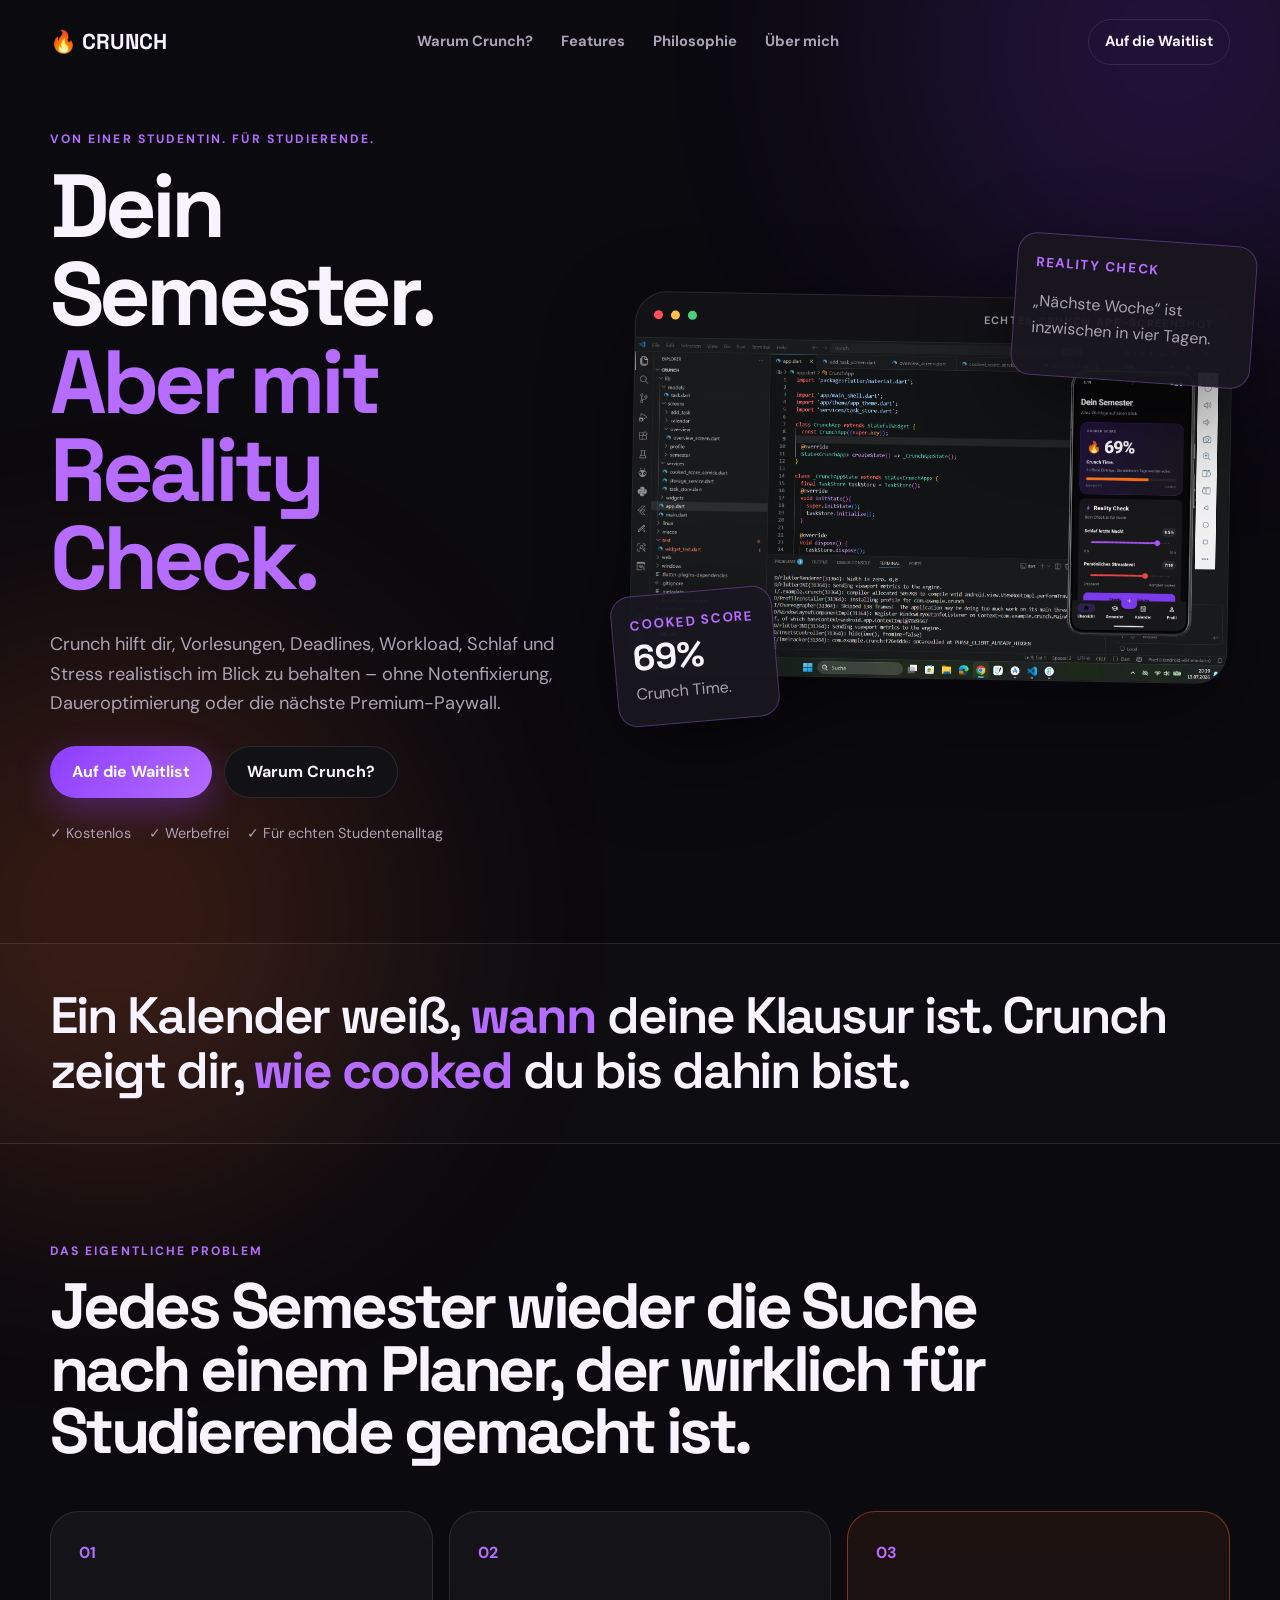
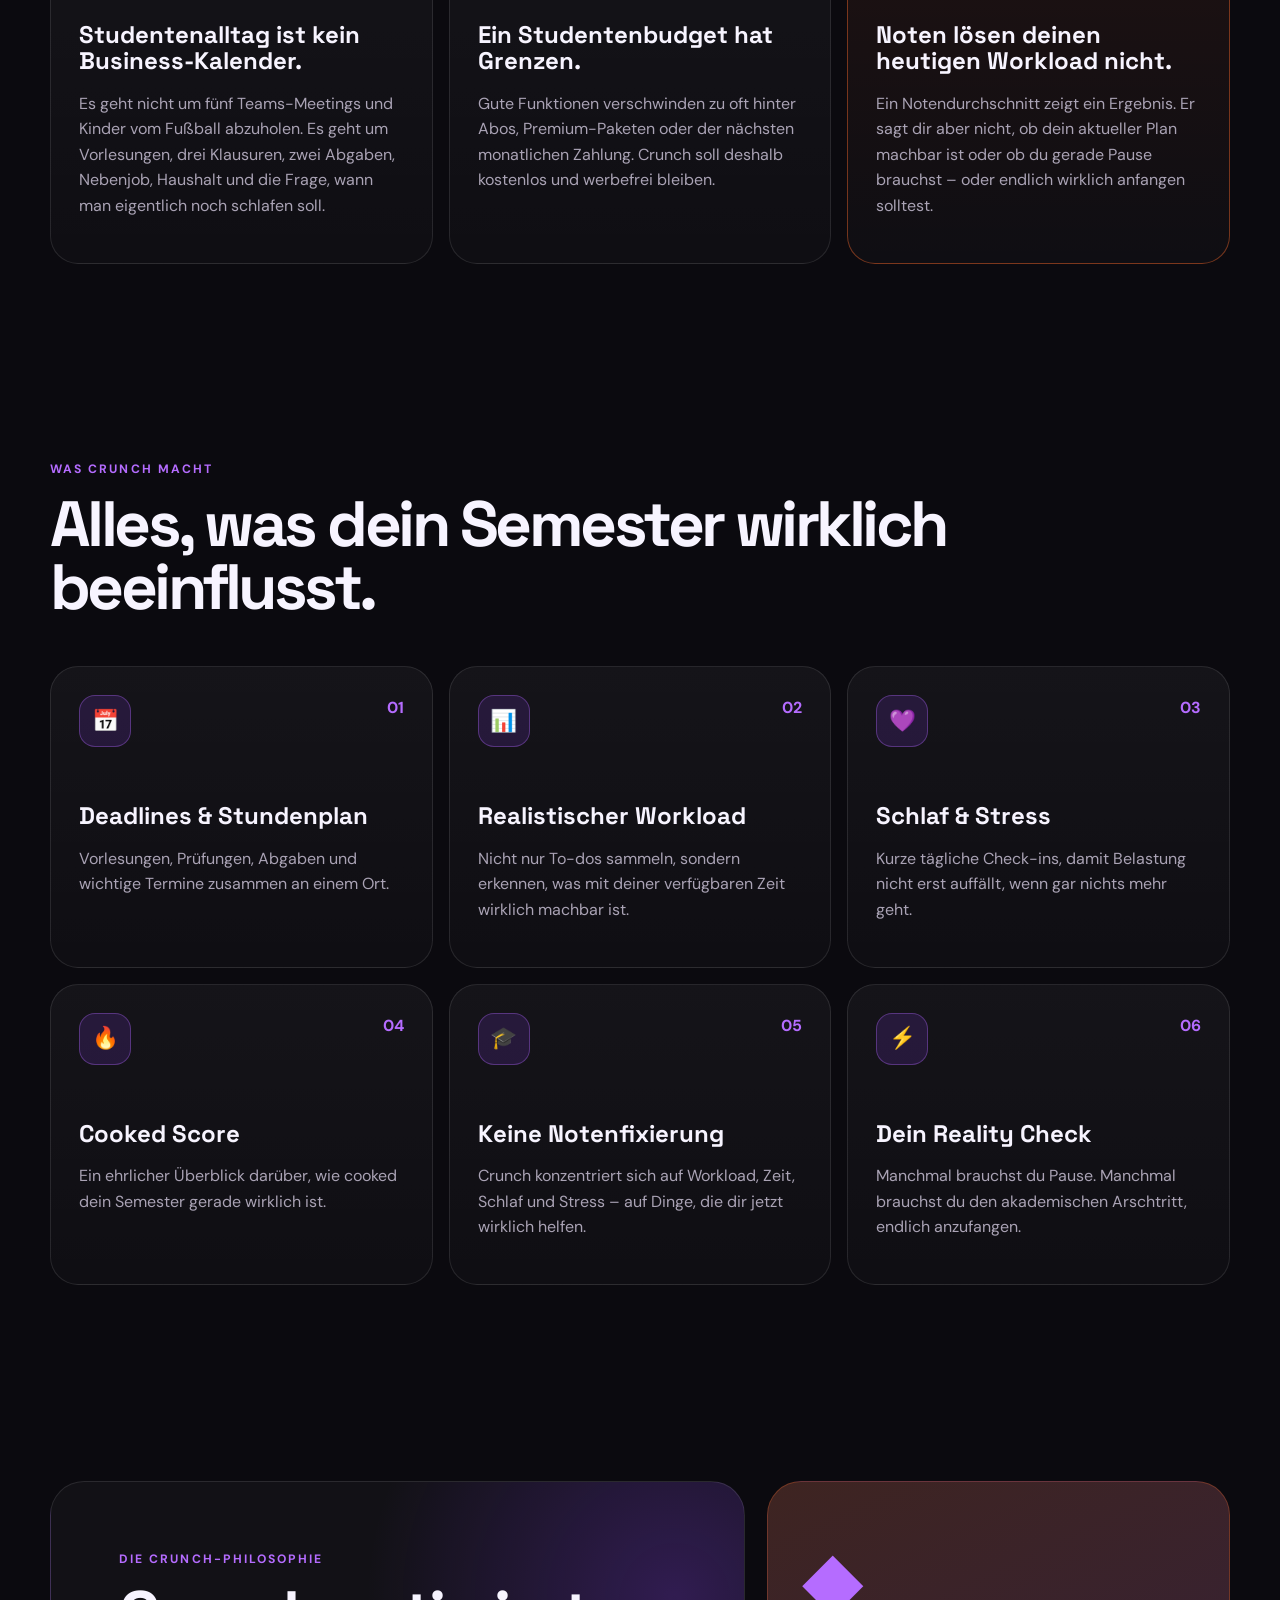
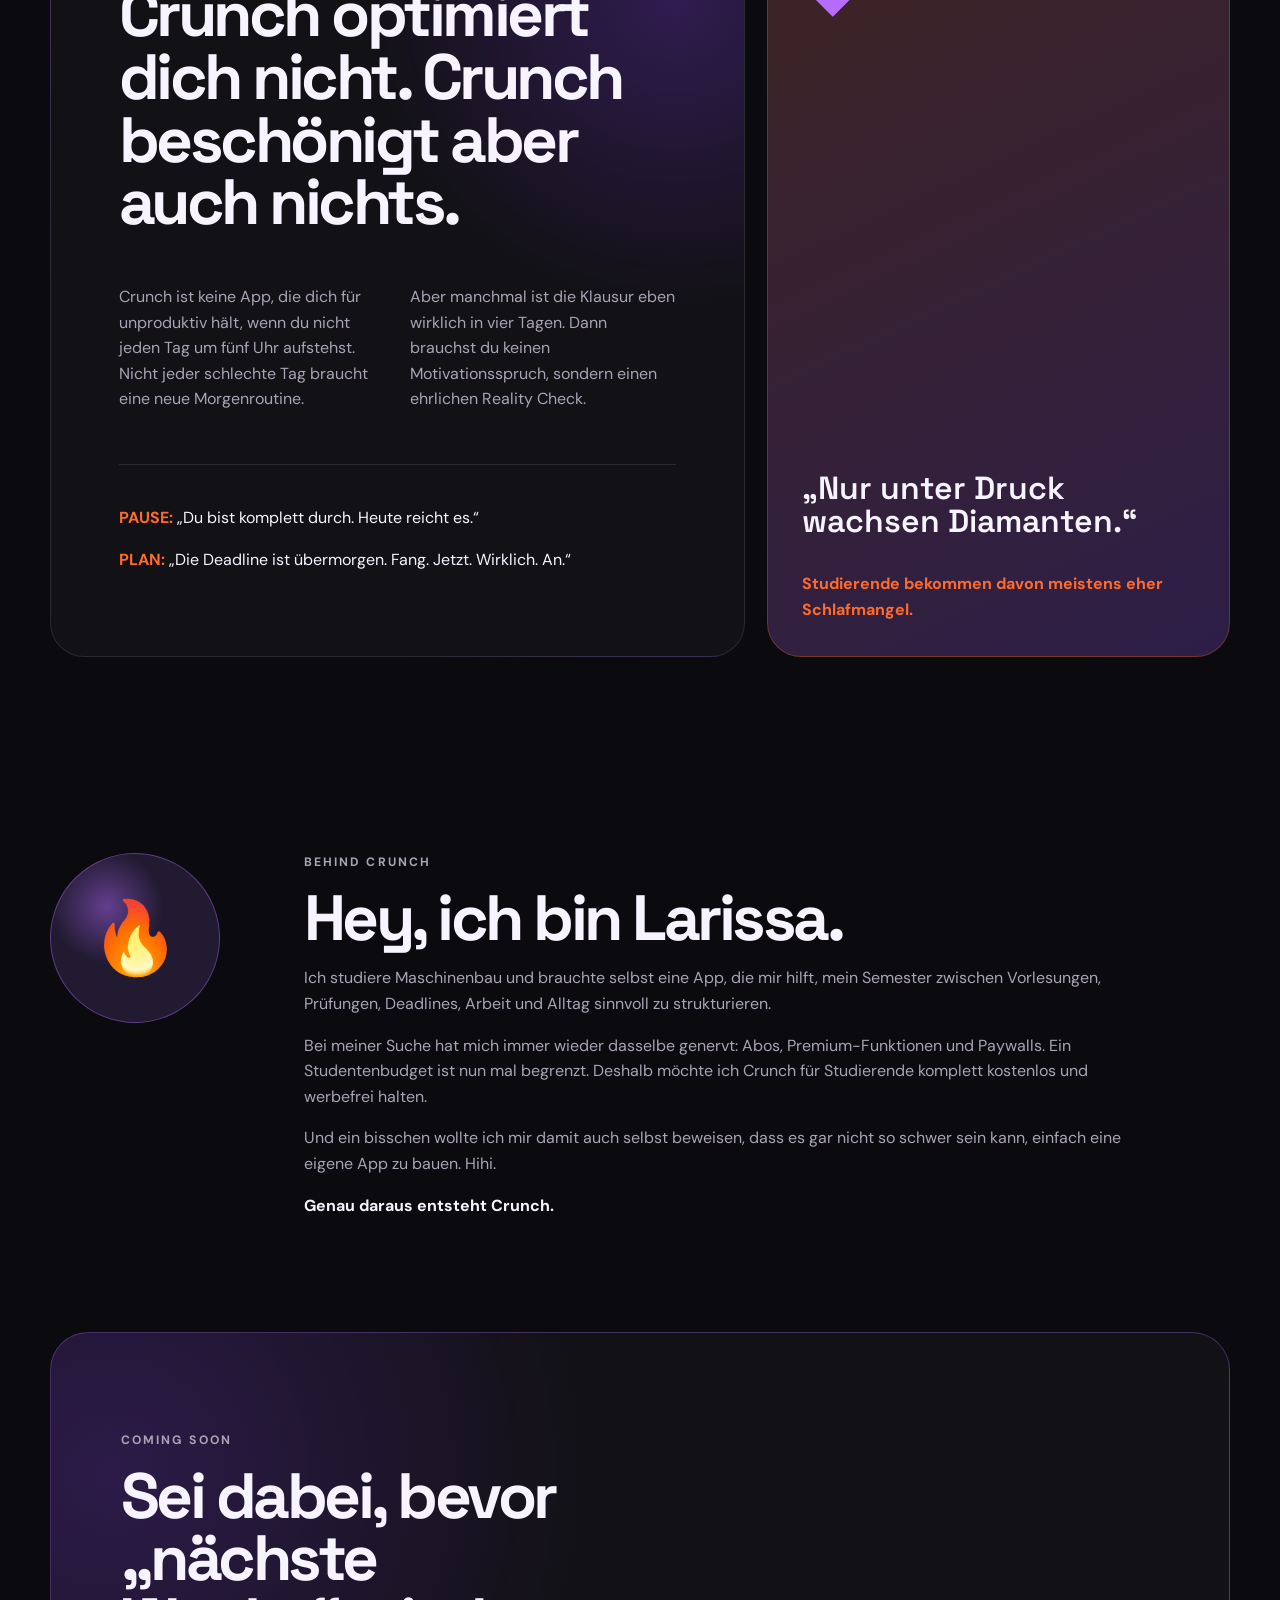
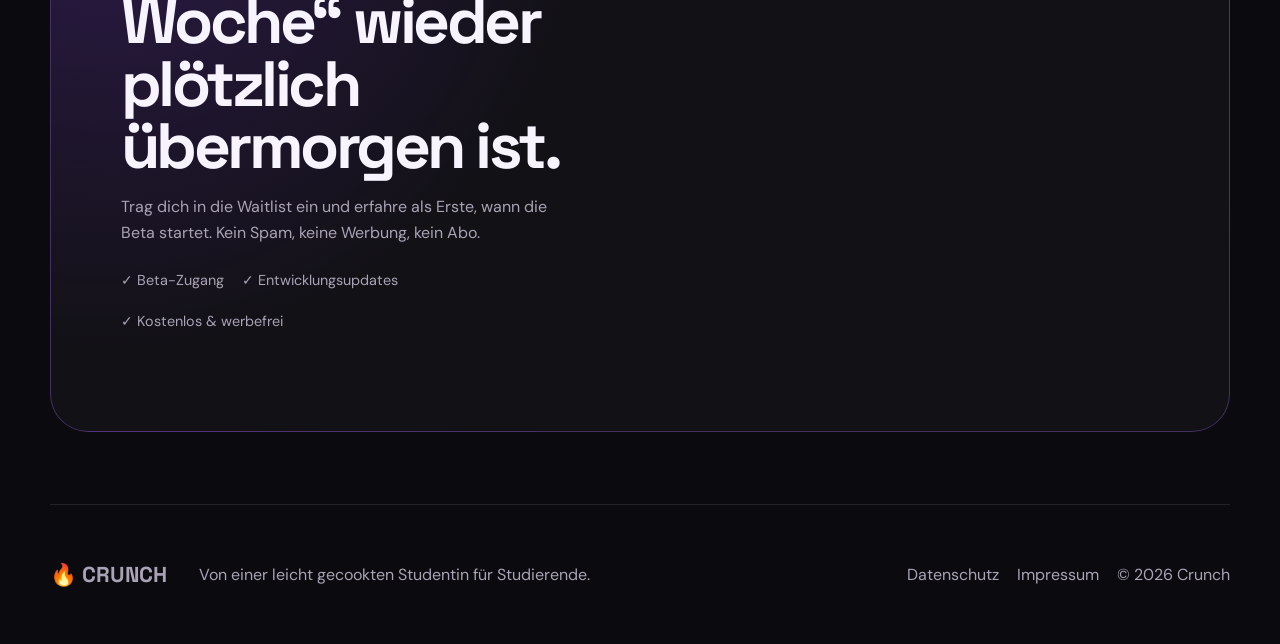
<file: index.html>
<!doctype html><html lang="de"><head><meta charset="utf-8"><meta name="viewport" content="width=device-width,initial-scale=1"><meta name="description" content="Crunch ist der kostenlose, werbefreie Semesterplaner mit ehrlichem Reality Check."><meta name="theme-color" content="#0b0a0f"><title>Crunch – Dein Semester mit Reality Check</title><link rel="preconnect" href="https://fonts.googleapis.com"><link rel="preconnect" href="https://fonts.gstatic.com" crossorigin><link href="https://fonts.googleapis.com/css2?family=DM+Sans:wght@400;500;600;700&family=Space+Grotesk:wght@600;700&display=swap" rel="stylesheet"><link rel="stylesheet" href="styles.css"></head><body><div class="glow g1"></div><div class="glow g2"></div><header class="header"><a class="brand" href="#top">🔥 CRUNCH</a><nav><a href="#warum">Warum Crunch?</a><a href="#features">Features</a><a href="#philosophie">Philosophie</a><a href="#about">Über mich</a></nav><a class="navcta" href="#waitlist">Auf die Waitlist</a></header><main id="top"><section class="hero section"><div><p class="eyebrow">VON EINER STUDENTIN. FÜR STUDIERENDE.</p><h1>Dein Semester.<span>Aber mit Reality Check.</span></h1><p class="lead">Crunch hilft dir, Vorlesungen, Deadlines, Workload, Schlaf und Stress realistisch im Blick zu behalten – ohne Notenfixierung, Daueroptimierung oder die nächste Premium-Paywall.</p><div class="actions"><a class="btn primary" href="#waitlist">Auf die Waitlist</a><a class="btn secondary" href="#warum">Warum Crunch?</a></div><div class="points"><span>✓ Kostenlos</span><span>✓ Werbefrei</span><span>✓ Für echten Studentenalltag</span></div></div><div class="visual"><div class="shot"><div class="shotbar"><i></i><i></i><i></i><span>ECHTER CRUNCH APP-SCREENSHOT</span></div><img src="assets/crunch-app-screenshot.png" alt="Screenshot der echten Crunch-App"></div><div class="float f1"><small>COOKED SCORE</small><strong>69%</strong><span>Crunch Time.</span></div><div class="float f2"><small>REALITY CHECK</small><p>„Nächste Woche“ ist inzwischen in vier Tagen.</p></div></div></section><section class="strip"><p>Ein Kalender weiß, <b>wann</b> deine Klausur ist. Crunch zeigt dir, <b>wie cooked</b> du bis dahin bist.</p></section><section id="warum" class="section"><p class="eyebrow">DAS EIGENTLICHE PROBLEM</p><h2>Jedes Semester wieder die Suche nach einem Planer, der wirklich für Studierende gemacht ist.</h2><div class="grid three"><article><em>01</em><h3>Studentenalltag ist kein Business-Kalender.</h3><p>Es geht nicht um fünf Teams-Meetings und Kinder vom Fußball abzuholen. Es geht um Vorlesungen, drei Klausuren, zwei Abgaben, Nebenjob, Haushalt und die Frage, wann man eigentlich noch schlafen soll.</p></article><article><em>02</em><h3>Ein Studentenbudget hat Grenzen.</h3><p>Gute Funktionen verschwinden zu oft hinter Abos, Premium-Paketen oder der nächsten monatlichen Zahlung. Crunch soll deshalb kostenlos und werbefrei bleiben.</p></article><article class="hot"><em>03</em><h3>Noten lösen deinen heutigen Workload nicht.</h3><p>Ein Notendurchschnitt zeigt ein Ergebnis. Er sagt dir aber nicht, ob dein aktueller Plan machbar ist oder ob du gerade Pause brauchst – oder endlich wirklich anfangen solltest.</p></article></div></section><section id="features" class="section"><p class="eyebrow">WAS CRUNCH MACHT</p><h2>Alles, was dein Semester wirklich beeinflusst.</h2><div class="grid six"><article><span class="ico">📅</span><em>01</em><h3>Deadlines & Stundenplan</h3><p>Vorlesungen, Prüfungen, Abgaben und wichtige Termine zusammen an einem Ort.</p></article><article><span class="ico">📊</span><em>02</em><h3>Realistischer Workload</h3><p>Nicht nur To-dos sammeln, sondern erkennen, was mit deiner verfügbaren Zeit wirklich machbar ist.</p></article><article><span class="ico">💜</span><em>03</em><h3>Schlaf & Stress</h3><p>Kurze tägliche Check-ins, damit Belastung nicht erst auffällt, wenn gar nichts mehr geht.</p></article><article><span class="ico">🔥</span><em>04</em><h3>Cooked Score</h3><p>Ein ehrlicher Überblick darüber, wie cooked dein Semester gerade wirklich ist.</p></article><article><span class="ico">🎓</span><em>05</em><h3>Keine Notenfixierung</h3><p>Crunch konzentriert sich auf Workload, Zeit, Schlaf und Stress – auf Dinge, die dir jetzt wirklich helfen.</p></article><article><span class="ico">⚡</span><em>06</em><h3>Dein Reality Check</h3><p>Manchmal brauchst du Pause. Manchmal brauchst du den akademischen Arschtritt, endlich anzufangen.</p></article></div></section><section id="philosophie" class="section philosophy"><div class="phcopy"><p class="eyebrow">DIE CRUNCH-PHILOSOPHIE</p><h2>Crunch optimiert dich nicht. Crunch beschönigt aber auch nichts.</h2><div class="cols"><p>Crunch ist keine App, die dich für unproduktiv hält, wenn du nicht jeden Tag um fünf Uhr aufstehst. Nicht jeder schlechte Tag braucht eine neue Morgenroutine.</p><p>Aber manchmal ist die Klausur eben wirklich in vier Tagen. Dann brauchst du keinen Motivationsspruch, sondern einen ehrlichen Reality Check.</p></div><div class="lines"><p><b>PAUSE:</b> „Du bist komplett durch. Heute reicht es.“</p><p><b>PLAN:</b> „Die Deadline ist übermorgen. Fang. Jetzt. Wirklich. An.“</p></div></div><aside class="diamond"><span>◆</span><p>„Nur unter Druck wachsen Diamanten.“</p><strong>Studierende bekommen davon meistens eher Schlafmangel.</strong></aside></section><section id="about" class="section founder"><div class="logo">🔥</div><div><p class="eyebrow">BEHIND CRUNCH</p><h2>Hey, ich bin Larissa.</h2><p>Ich studiere Maschinenbau und brauchte selbst eine App, die mir hilft, mein Semester zwischen Vorlesungen, Prüfungen, Deadlines, Arbeit und Alltag sinnvoll zu strukturieren.</p><p>Bei meiner Suche hat mich immer wieder dasselbe genervt: Abos, Premium-Funktionen und Paywalls. Ein Studentenbudget ist nun mal begrenzt. Deshalb möchte ich Crunch für Studierende komplett kostenlos und werbefrei halten.</p><p>Und ein bisschen wollte ich mir damit auch selbst beweisen, dass es gar nicht so schwer sein kann, einfach eine eigene App zu bauen. Hihi.</p><p class="closing">Genau daraus entsteht Crunch.</p></div></section><section id="waitlist" class="section waitlist"><div><p class="eyebrow">COMING SOON</p><h2>Sei dabei, bevor „nächste Woche“ wieder plötzlich übermorgen ist.</h2><p>Trag dich in die Waitlist ein und erfahre als Erste, wann die Beta startet. Kein Spam, keine Werbung, kein Abo.</p><div class="points"><span>✓ Beta-Zugang</span><span>✓ Entwicklungsupdates</span><span>✓ Kostenlos & werbefrei</span></div></div><script async data-uid="a30c3603ad" src="https://crunch.kit.com/a30c3603ad/index.js"></script></section></main><footer class="footer"><a class="brand" href="#top">🔥 CRUNCH</a><p>Von einer leicht gecookten Studentin für Studierende.</p><div><a href="datenschutz.html">Datenschutz</a><a href="impressum.html">Impressum</a><span>© <span id="year"></span> Crunch</span></div></footer><script src="script.js"></script></body></html>
</file>
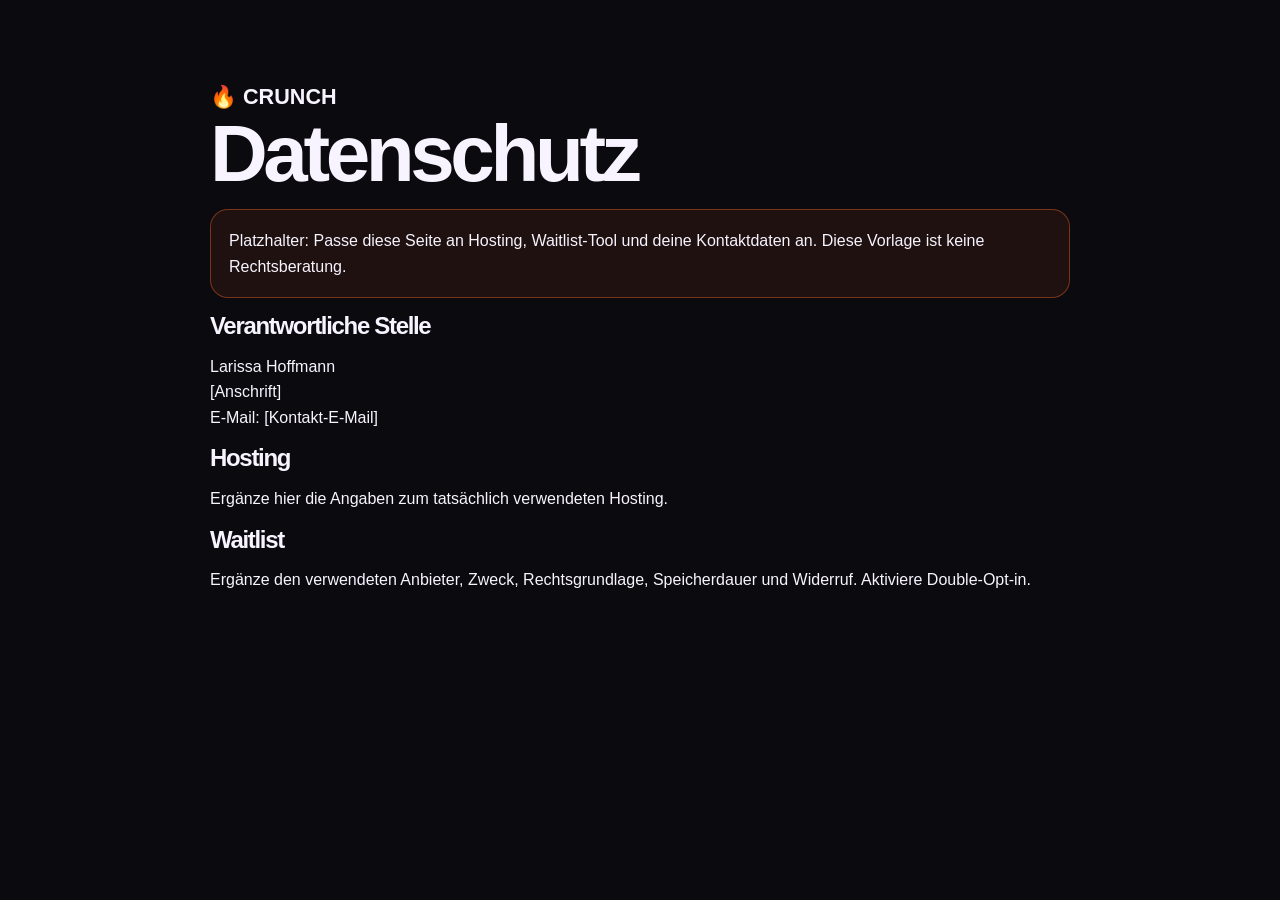
<file: datenschutz.html>
<!doctype html><html lang="de"><head><meta charset="utf-8"><meta name="viewport" content="width=device-width,initial-scale=1"><title>Datenschutz – Crunch</title><link rel="stylesheet" href="styles.css"></head><body><main class="legal"><a class="brand" href="index.html">🔥 CRUNCH</a><h1>Datenschutz</h1><p class="warn">Platzhalter: Passe diese Seite an Hosting, Waitlist-Tool und deine Kontaktdaten an. Diese Vorlage ist keine Rechtsberatung.</p><h2>Verantwortliche Stelle</h2><p>Larissa Hoffmann<br>[Anschrift]<br>E-Mail: [Kontakt-E-Mail]</p><h2>Hosting</h2><p>Ergänze hier die Angaben zum tatsächlich verwendeten Hosting.</p><h2>Waitlist</h2><p>Ergänze den verwendeten Anbieter, Zweck, Rechtsgrundlage, Speicherdauer und Widerruf. Aktiviere Double-Opt-in.</p></main></body></html>
</file>
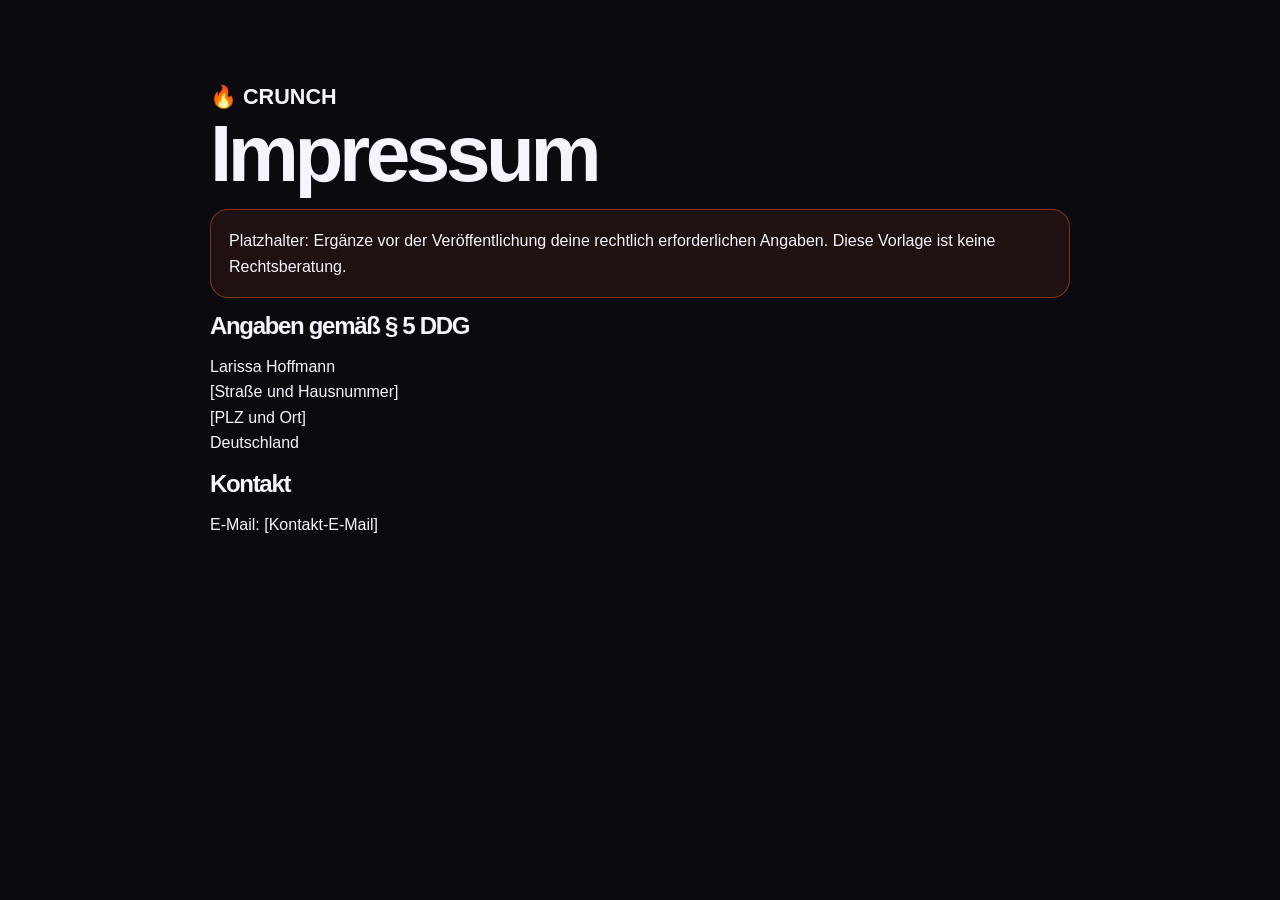
<file: impressum.html>
<!doctype html><html lang="de"><head><meta charset="utf-8"><meta name="viewport" content="width=device-width,initial-scale=1"><title>Impressum – Crunch</title><link rel="stylesheet" href="styles.css"></head><body><main class="legal"><a class="brand" href="index.html">🔥 CRUNCH</a><h1>Impressum</h1><p class="warn">Platzhalter: Ergänze vor der Veröffentlichung deine rechtlich erforderlichen Angaben. Diese Vorlage ist keine Rechtsberatung.</p><h2>Angaben gemäß § 5 DDG</h2><p>Larissa Hoffmann<br>[Straße und Hausnummer]<br>[PLZ und Ort]<br>Deutschland</p><h2>Kontakt</h2><p>E-Mail: [Kontakt-E-Mail]</p></main></body></html>
</file>
<file: styles.css>
:root{--bg:#0b0a0f;--s:#121116;--s2:#19171f;--txt:#f7f4ff;--mut:#aaa3b5;--p:#8b3dff;--pl:#b56cff;--o:#ff6b2c;--r:#ff4f56;--line:rgba(255,255,255,.1)}*{box-sizing:border-box}html{scroll-behavior:smooth}body{margin:0;background:var(--bg);color:var(--txt);font-family:"DM Sans",sans-serif;line-height:1.6;overflow-x:hidden}a{color:inherit}.glow{position:fixed;z-index:-1;width:34rem;height:34rem;border-radius:50%;filter:blur(130px);opacity:.18}.g1{right:-10rem;top:-14rem;background:var(--p)}.g2{left:-10rem;bottom:-18rem;background:var(--o)}.header,.section,.footer{width:min(1180px,calc(100% - 40px));margin:auto}.header{min-height:84px;display:grid;grid-template-columns:auto 1fr auto;align-items:center;gap:32px}.brand{font-family:"Space Grotesk",sans-serif;font-size:1.35rem;font-weight:700;text-decoration:none}.header nav{display:flex;justify-content:center;gap:28px}.header nav a,.navcta{color:var(--mut);font-size:.92rem;font-weight:700;text-decoration:none}.navcta{color:var(--txt);padding:10px 16px;border:1px solid var(--line);border-radius:999px}.section{padding:98px 0}.hero{min-height:calc(100vh - 84px);display:grid;grid-template-columns:.92fr 1.08fr;gap:72px;align-items:center;padding-top:46px}.eyebrow{margin:0 0 14px;color:var(--pl);font-size:.76rem;font-weight:700;letter-spacing:.17em}h1,h2,h3{font-family:"Space Grotesk",sans-serif}h1,h2{margin:0;letter-spacing:-.055em;line-height:.98}.hero h1{font-size:clamp(3.7rem,7vw,6.9rem)}.hero h1 span{display:block;color:var(--pl)}.lead{max-width:650px;margin:28px 0;color:var(--mut);font-size:1.14rem}.actions,.points{display:flex;flex-wrap:wrap;gap:12px}.points{margin-top:24px;color:var(--mut);gap:18px;font-size:.9rem}.btn{min-height:52px;display:inline-flex;align-items:center;justify-content:center;padding:0 22px;border:0;border-radius:999px;font:inherit;font-weight:700;text-decoration:none;cursor:pointer}.primary{background:linear-gradient(135deg,var(--p),var(--pl));color:#fff;box-shadow:0 12px 34px rgba(139,61,255,.35)}.secondary{background:var(--s);border:1px solid var(--line)}.visual{position:relative;min-height:620px;display:flex;align-items:center;justify-content:center}.shot{width:min(620px,100%);overflow:hidden;border:1px solid var(--line);border-radius:32px;background:var(--s);box-shadow:0 30px 90px rgba(0,0,0,.45);transform:rotate(1deg)}.shotbar{min-height:46px;display:flex;align-items:center;gap:8px;padding:0 18px;border-bottom:1px solid var(--line)}.shotbar i{width:9px;height:9px;border-radius:50%;background:var(--r)}.shotbar i:nth-child(2){background:#ffc247}.shotbar i:nth-child(3){background:#49d17d}.shotbar span{margin-left:auto;color:var(--mut);font-size:.68rem;font-weight:700;letter-spacing:.12em}.shot img{display:block;width:100%;aspect-ratio:16/9;object-fit:cover;object-position:72% center}.float{position:absolute;max-width:240px;padding:18px;border:1px solid rgba(181,108,255,.35);border-radius:20px;background:rgba(25,23,31,.94);box-shadow:0 30px 90px rgba(0,0,0,.45)}.float small{display:block;color:var(--pl);font-weight:700;letter-spacing:.13em}.float strong{display:block;font:700 2.25rem "Space Grotesk"}.float span,.float p{color:var(--mut)}.f1{left:-18px;bottom:76px;transform:rotate(-5deg)}.f2{right:-24px;top:62px;transform:rotate(4deg)}.strip{border-block:1px solid var(--line);background:rgba(255,255,255,.015)}.strip p{width:min(1180px,calc(100% - 40px));margin:auto;padding:44px 0;font:600 clamp(1.8rem,4vw,3.6rem)/1.08 "Space Grotesk";letter-spacing:-.04em}.strip b{color:var(--pl)}section>h2,.phcopy h2,.founder h2,.waitlist h2{font-size:clamp(2.7rem,5vw,5rem);max-width:940px}.grid{display:grid;gap:16px;margin-top:48px}.three,.six{grid-template-columns:repeat(3,1fr)}.grid article{position:relative;min-height:300px;padding:28px;border:1px solid var(--line);border-radius:28px;background:linear-gradient(180deg,rgba(255,255,255,.045),rgba(255,255,255,.02))}.three article{min-height:330px}.grid .hot{border-color:rgba(255,107,44,.42);background:linear-gradient(180deg,rgba(255,107,44,.08),rgba(255,255,255,.02))}.grid em{font-style:normal;color:var(--pl);font-weight:700}.grid h3{margin:56px 0 14px;font-size:1.5rem;line-height:1.1}.grid p,.founder p,.waitlist p,.cols p{color:var(--mut)}.ico{display:inline-grid;width:52px;height:52px;place-items:center;border:1px solid rgba(181,108,255,.35);border-radius:16px;background:rgba(139,61,255,.15);font-size:1.35rem}.six em{position:absolute;right:28px;top:28px}.philosophy{display:grid;grid-template-columns:1.2fr .8fr;gap:22px}.phcopy,.diamond{border-radius:34px}.phcopy{padding:clamp(32px,6vw,68px);background:radial-gradient(circle at 90% 15%,rgba(139,61,255,.25),transparent 34%),var(--s);border:1px solid var(--line)}.cols{display:grid;grid-template-columns:1fr 1fr;gap:26px;margin-top:34px}.lines{margin-top:36px;padding-top:24px;border-top:1px solid var(--line)}.lines b{color:var(--o)}.diamond{display:flex;flex-direction:column;justify-content:flex-end;min-height:430px;padding:34px;background:linear-gradient(155deg,rgba(255,107,44,.16),rgba(139,61,255,.18)),var(--s2);border:1px solid rgba(255,107,44,.28)}.diamond span{margin-bottom:auto;color:var(--pl);font-size:5rem}.diamond p{font:600 2rem/1.05 "Space Grotesk"}.diamond strong{color:var(--o)}.founder{display:grid;grid-template-columns:190px 1fr;gap:64px}.logo{width:170px;height:170px;display:grid;place-items:center;border:1px solid rgba(181,108,255,.4);border-radius:50%;background:radial-gradient(circle at 35% 30%,rgba(181,108,255,.45),transparent 35%),#211a31;font-size:4.5rem;transform:rotate(-5deg)}.founder>div:last-child{max-width:820px}.closing{color:var(--txt)!important;font-weight:700}.waitlist{display:grid;grid-template-columns:.9fr 1.1fr;gap:54px;margin-bottom:72px;padding-inline:clamp(26px,6vw,70px);border:1px solid rgba(181,108,255,.32);border-radius:38px;background:radial-gradient(circle at 5% 20%,rgba(139,61,255,.22),transparent 38%),var(--s)}form{align-self:center;padding:28px;border:1px solid var(--line);border-radius:26px;background:var(--s2)}form>label:first-child{display:block;margin-bottom:8px;font-weight:700}.formrow{display:flex;gap:10px}.formrow input{flex:1;min-height:52px;border:1px solid var(--line);border-radius:999px;background:#0f0e13;color:var(--txt);padding:0 18px;font:inherit}.consent{display:grid;grid-template-columns:auto 1fr;gap:10px;margin-top:18px;color:var(--mut);font-size:.82rem}.note{font-size:.82rem!important}.success{color:#6ce59a!important;font-weight:700}.footer{min-height:140px;display:grid;grid-template-columns:auto 1fr auto;gap:32px;align-items:center;border-top:1px solid var(--line);color:var(--mut)}.footer div{display:flex;gap:18px}.footer a{text-decoration:none}.legal{width:min(860px,calc(100% - 40px));margin:auto;padding:80px 0}.legal h1{font-size:clamp(2.8rem,7vw,5rem)}.legal .warn{padding:18px;border:1px solid rgba(255,107,44,.4);border-radius:18px;background:rgba(255,107,44,.08)}@media(max-width:980px){.header nav{display:none}.header{grid-template-columns:1fr auto}.hero,.waitlist,.philosophy{grid-template-columns:1fr}.three,.six{grid-template-columns:repeat(2,1fr)}.founder{grid-template-columns:1fr}.footer{grid-template-columns:1fr;padding:36px 0}}@media(max-width:650px){.header,.section,.footer,.strip p{width:min(100% - 24px,1180px)}.section{padding:70px 0}.hero h1{font-size:clamp(3.15rem,16vw,4.8rem)}.visual{min-height:390px}.shot{transform:none}.shotbar span{display:none}.f1{left:-4px;bottom:2px}.f2{right:-3px;top:28px;max-width:190px}.three,.six,.cols{grid-template-columns:1fr}.formrow{flex-direction:column}.logo{width:125px;height:125px;font-size:3.4rem}.waitlist{border-radius:28px}.diamond{min-height:340px}}
</file>
